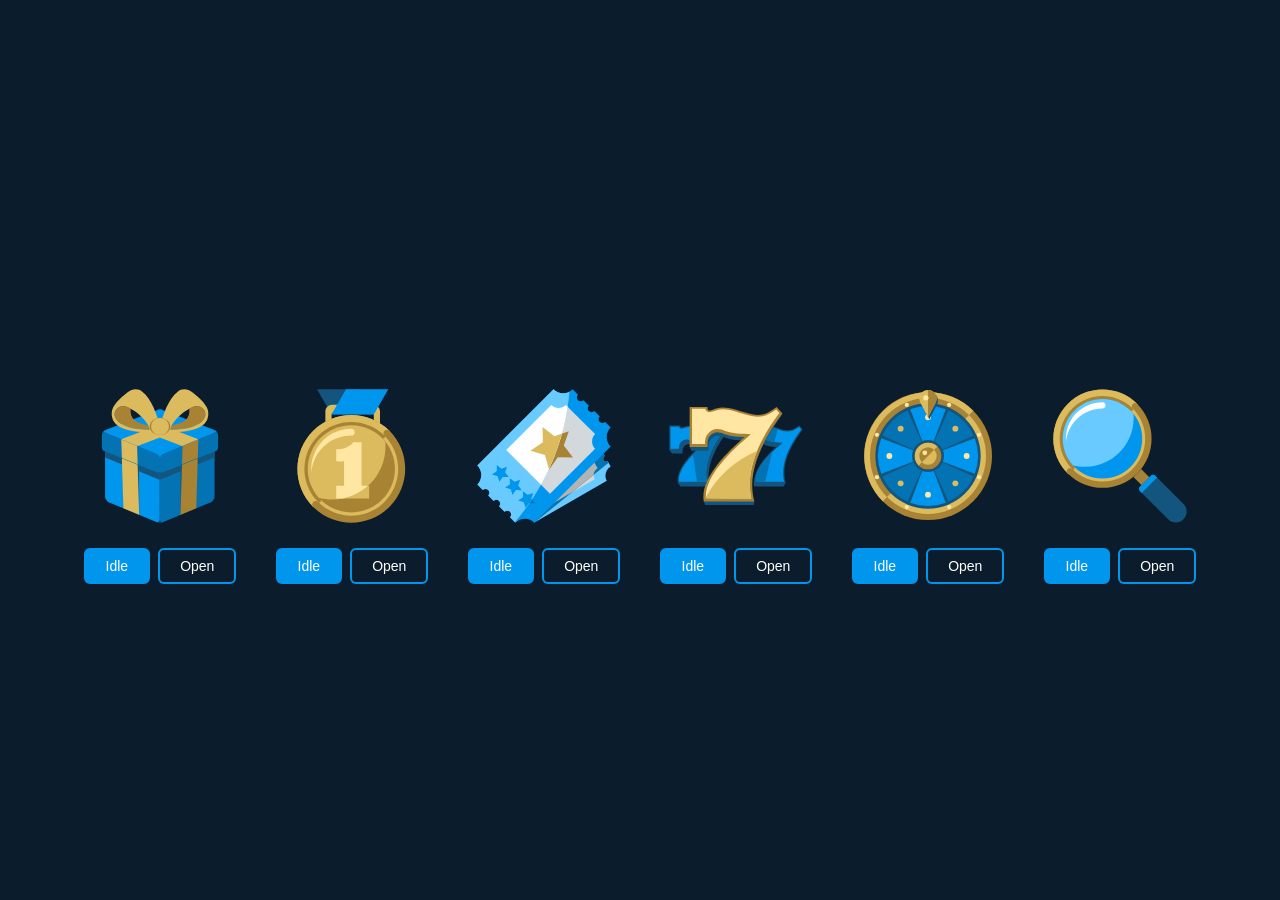
<file: icons-animation.html>
<!DOCTYPE html>
<html lang="en">
<head>
<meta charset="utf-8">
<title>Prize icons open animation</title>
<meta name="viewport" content="width=device-width, initial-scale=1">
<style>
  body { margin: 0; min-height: 100vh; display: grid; place-items: center; gap: 16px; align-content: center;
         background: #0b1c2c; font-family: system-ui, sans-serif; }
  .stage { display: flex; flex-wrap: wrap; justify-content: center; align-items: flex-end; gap: 32px; }
  .card { display: flex; flex-direction: column; align-items: center; gap: 12px; }
  .icon { width: 160px; max-width: 90vw; height: auto; cursor: pointer; overflow: visible; }
  .icon .sp { transform-box: view-box; transform-origin: 0 0; }  /* sparkles scale around their own position */
  .icon g, .icon path, .icon ellipse, .icon circle { transform-box: fill-box; transform-origin: center; }
  #medal #medRibA, #medal #medRibB { transform-origin: 50% 100%; }  /* ribbon grows upward from the medal */
  .controls { display: flex; gap: 8px; }
  #box #ribL, #box #ribR { transform-origin: 50% 100%; }  /* skew pivots on the ribbon's bottom edge */
  #box #lidRibL, #box #lidRibR { transform-origin: 50% 0%; }  /* lid pieces pivot on their top edge (mirror) */
  button { padding: 8px 20px; border-radius: 6px; border: 2px solid #0096EE; background: transparent; color: #fff; font-size: 14px; cursor: pointer; }
  button[aria-pressed="true"] { background: #0096EE; }
</style>
</head>
<body>

<!-- shared by every icon: the glow gradient and the four-point sparkle (glow + sparkles are added by makeIcon) -->
<svg width="0" height="0" style="position:absolute" aria-hidden="true">
  <defs>
    <radialGradient id="glow" cx="50%" cy="50%" r="50%">
      <stop offset="0" stop-color="#FFF2B0" stop-opacity=".95"/>
      <stop offset="1" stop-color="#FFD35A" stop-opacity="0"/>
    </radialGradient>
    <path id="spark" d="M0-6 1.5-1.5 6 0 1.5 1.5 0 6-1.5 1.5-6 0-1.5-1.5Z"/>
  </defs>
</svg>

<div class="stage">
<div class="card">
<!-- viewBox is padded upward so the lid, star and glow have room outside the original 100x100 -->
<svg id="box" class="icon" viewBox="-10 -55 120 165" fill="none" xmlns="http://www.w3.org/2000/svg" aria-label="Prize box">
  <defs>
    <linearGradient id="beam" x1="0" y1="1" x2="0" y2="0">
      <stop offset="0" stop-color="#FFF2B0" stop-opacity=".8"/>
      <stop offset="1" stop-color="#FFF2B0" stop-opacity="0"/>
    </linearGradient>
    <clipPath id="belowRim"><path d="M-10 46.585H8.82L49.86 62.65 90.9 46.585H110V120H-10Z"/></clipPath>
    <clipPath id="opening"><path d="M8.82 46.585 49.86 30.5 90.9 46.585 49.86 62.65Z"/></clipPath>
  </defs>

  <!-- BODY (original paths) -->
  <g id="body" clip-path="url(#belowRim)">
    <path fill-rule="evenodd" clip-rule="evenodd" d="M49.86 62.65V97.415C49.86 99.13 48.66 100.04 47.2 99.43L11.475 84.6C10.015 83.995 8.82001 82.095 8.82001 80.38V46.585L39.805 59.21L47.225 62.07C48.495 62.56 48.585 62.645 49.86 62.65Z" fill="#0096EE"/>
    <path fill-rule="evenodd" clip-rule="evenodd" d="M49.86 62.65V67.755L43.98 65.485L34.275 61.53L34.375 94.105L22.66 89.185L22.555 56.76L8.82001 51.165V46.585L33.745 56.74L34.26 56.95L39.805 59.21L47.225 62.07C48.495 62.56 48.585 62.645 49.86 62.65Z" fill="#13557E"/>
    <path id="ribL" fill-rule="evenodd" clip-rule="evenodd" d="M22.525 89.185L20.965 37.52L32.81 42.385L34.375 94.105L22.525 89.185Z" fill="#DCBB5F"/>
    <path fill-rule="evenodd" clip-rule="evenodd" d="M49.86 62.65V97.415C49.86 99.13 51.055 100.04 52.52 99.43L88.24 84.6C89.705 83.995 90.9 82.095 90.9 80.38V46.585L59.915 59.21L52.495 62.07C51.22 62.56 51.135 62.645 49.86 62.65Z" fill="#0473B4"/>
    <path fill-rule="evenodd" clip-rule="evenodd" d="M49.86 62.65V67.755L55.74 65.485L65.445 61.53L65.345 94.105L77.06 89.185L77.165 56.76L90.9 51.165V46.585L65.975 56.74L65.46 56.95L59.915 59.21L52.495 62.07C51.22 62.56 51.135 62.645 49.86 62.65Z" fill="#13557E"/>
    <path id="ribR" fill-rule="evenodd" clip-rule="evenodd" d="M77.195 89.185L78.755 37.52L66.905 42.385L65.345 94.105L77.195 89.185Z" fill="#A88334"/>
    <path fill-rule="evenodd" clip-rule="evenodd" d="M52.905 99.27C52.175 99.72 51.12 100 49.945 100C49.03 100 48.185 99.83 47.51 99.54C48.83 99.905 49.86 99.01 49.86 97.415C49.86 99.13 51.055 100.04 52.52 99.43L52.905 99.27Z" fill="#13557E"/>
  </g>

  <!-- NEW: box interior (hidden by the lid until it lifts) -->
  <g id="interior" clip-path="url(#opening)">
    <path d="M8.82 46.585 49.86 30.5 90.9 46.585 49.86 62.65Z" fill="#06263F"/>
    <path d="M8.82 46.585 49.86 30.5V52.5L8.82 68.585Z" fill="#0A5C8F"/>
    <path d="M90.9 46.585 49.86 30.5V52.5L90.9 68.585Z" fill="#0B4A74"/>
    <ellipse cx="50" cy="48" rx="34" ry="14" fill="url(#glow)" id="floorGlow" opacity="0"/>
  </g>

  <!-- LID (original paths: side panels, top face, ribbon, bow) -->
  <g id="lid">
    <path fill-rule="evenodd" clip-rule="evenodd" d="M6.375 41.75V34.915C6.375 32.515 7.755 32.095 9.215 32.695L46.855 48.15C49.835 49.375 50 51.46 50 54.41V62.65C48.585 62.65 48.54 62.58 47.225 62.07L39.805 59.21L8.345 46.395C6.315 45.565 6.375 43.85 6.375 41.75Z" fill="#0473B4"/>
    <path fill-rule="evenodd" clip-rule="evenodd" d="M93.625 41.75V34.915C93.625 32.515 92.245 32.095 90.785 32.695L53.145 48.15C50.165 49.375 50 51.46 50 54.41V62.65C51.415 62.65 51.46 62.58 52.775 62.07L60.195 59.21L91.655 46.395C93.685 45.565 93.625 43.85 93.625 41.75Z" fill="#0473B4"/>
    <!-- side ribbon upper halves (the body clips these off at the rim, so they live on the lid;
         cut exactly at the rim line so the lid's bounding box, and its tilt pivot, stay unchanged) -->
    <path id="lidRibL" d="M20.965 37.52L32.81 42.385L33.226 56.14L21.387 51.5Z" fill="#DCBB5F"/>
    <path id="lidRibR" d="M78.755 37.52L66.91 42.385L66.494 56.14L78.333 51.5Z" fill="#A88334"/>
    <path fill-rule="evenodd" clip-rule="evenodd" d="M12.56 29.165L47.65 15.61C48.535 15.27 49.1 15.055 50 15.02C50.9 15.055 51.465 15.27 52.35 15.61L87.44 29.165C90.44 30.325 92.395 30.51 93.335 33.36C92.855 32.36 91.84 32.26 90.785 32.695L53.145 48.15C50.28 49.325 50.015 51.295 50 54.07C49.985 51.295 49.72 49.325 46.855 48.15L9.21498 32.695C8.15998 32.26 7.14498 32.36 6.66498 33.36C7.60498 30.51 9.55998 30.325 12.56 29.165Z" fill="#0096EE"/>
    <path fill-rule="evenodd" clip-rule="evenodd" d="M21.945 37.095L38.66 30.64L49.86 35.24V36.14L33.24 42.56L20.885 37.485C21.22 37.365 21.575 37.24 21.945 37.095Z" fill="#DCBB5F"/>
    <path fill-rule="evenodd" clip-rule="evenodd" d="M77.775 37.095L61.06 30.64L49.86 35.24V36.14L66.475 42.56L78.835 37.485C78.495 37.365 78.145 37.24 77.775 37.095Z" fill="#DCBB5F"/>
    <path fill-rule="evenodd" clip-rule="evenodd" d="M42.475 30.265C35.84 30.17 24.625 29.65 19.085 24.475C16.06 21.65 14.98 18.23 16.985 15.495C20.07 11.295 24.28 12.54 28.05 14.625C27.18 22.705 32.13 25.1 41.335 27.405C41.825 28.36 42.21 29.315 42.475 30.265Z" fill="#A88334"/>
    <path fill-rule="evenodd" clip-rule="evenodd" d="M50 36.14L37 31.975C28.725 31.465 16.805 29.785 14.305 21.795C13.385 18.855 13.65 16.055 14.82 13.57C16.3 10.42 20.71 6.17498 24.12 3.42498C29.345 -0.79002 33.215 -0.835019 36.715 1.76998C43.885 7.10498 47.275 18.815 50 26.855V36.14ZM42.475 30.265C35.84 30.17 24.625 29.65 19.085 24.475C16.06 21.65 14.98 18.23 16.985 15.495C20.68 10.46 25.99 13.245 30.23 15.925C35.77 19.43 41.005 24.995 42.475 30.265Z" fill="#DCBB5F"/>
    <path fill-rule="evenodd" clip-rule="evenodd" d="M57.525 30.265C64.16 30.17 75.375 29.65 80.915 24.475C83.94 21.65 85.02 18.23 83.015 15.495C79.93 11.295 75.72 12.54 71.95 14.625C72.82 22.705 67.87 25.1 58.665 27.405C58.175 28.36 57.79 29.315 57.525 30.265Z" fill="#A88334"/>
    <path fill-rule="evenodd" clip-rule="evenodd" d="M50 36.14L63 31.975C71.275 31.465 83.195 29.785 85.695 21.795C86.615 18.855 86.35 16.055 85.18 13.57C83.7 10.42 79.29 6.17498 75.88 3.42498C70.655 -0.79002 66.785 -0.835019 63.285 1.76998C56.115 7.10498 52.725 18.815 50 26.855V36.14ZM57.525 30.265C64.16 30.17 75.375 29.65 80.915 24.475C83.94 21.65 85.02 18.23 83.015 15.495C79.32 10.46 74.01 13.245 69.77 15.925C64.23 19.43 58.995 24.995 57.525 30.265Z" fill="#DCBB5F"/>
    <path d="M50.45 21.575H49.545C45.5686 21.575 42.345 24.3687 42.345 27.815C42.345 31.2612 45.5686 34.055 49.545 34.055H50.45C54.4265 34.055 57.65 31.2612 57.65 27.815C57.65 24.3687 54.4265 21.575 50.45 21.575Z" fill="#A88334"/>
    <path d="M50.395 21.575H49.605C46.1587 21.575 43.365 24.3687 43.365 27.815C43.365 31.2612 46.1587 34.055 49.605 34.055H50.395C53.8412 34.055 56.635 31.2612 56.635 27.815C56.635 24.3687 53.8412 21.575 50.395 21.575Z" fill="#DCBB5F"/>
  </g>
</svg>
  <div class="controls" data-icon="box">
    <button data-state="idle" aria-pressed="true">Idle</button>
    <button data-state="open" aria-pressed="false">Open</button>
  </div>
</div>

<div class="card">
<!-- MEDAL (Icon_Medal.svg paths; same viewBox/scale as the box so both icons line up) -->
<svg id="medal" class="icon" viewBox="-10 -55 120 165" fill="none" xmlns="http://www.w3.org/2000/svg" aria-label="Medal">
  <defs>
  </defs>
  <g id="medalG">
    <path id="medRibA" fill-rule="evenodd" clip-rule="evenodd" d="M66.38 18.82L55.515 0H23.76L34.625 18.82H66.38Z" fill="#13557E"/>
    <path fill-rule="evenodd" clip-rule="evenodd" d="M35.08 11.53H65.955C68.725 11.53 70.99 13.795 70.99 16.565V25.775C70.99 28.545 68.725 30.81 65.955 30.81H35.08C32.31 30.81 30.045 28.545 30.045 25.775V16.565C30.045 13.795 32.31 11.53 35.08 11.53ZM36.97 16.82H64.065C65.315 16.82 66.34 17.84 66.34 19.09V23.25C66.34 24.5 65.315 25.525 64.065 25.525H36.97C35.72 25.525 34.695 24.5 34.695 23.25V19.09C34.695 17.84 35.72 16.82 36.97 16.82Z" fill="#DCBB5F"/>
    <path id="medRibB" fill-rule="evenodd" clip-rule="evenodd" d="M34.6 18.82L45.465 0H77.22L66.355 18.82H34.6Z" fill="#0096EE"/>
    <path fill-rule="evenodd" clip-rule="evenodd" d="M20.93 31.0201C36.71 15.2401 62.295 15.2401 78.075 31.0201C93.855 46.8001 93.855 72.3851 78.075 88.1651C62.295 103.945 36.71 103.945 20.93 88.1651C5.14997 72.3851 5.14997 46.8001 20.93 31.0201Z" fill="#A88334"/>
    <path fill-rule="evenodd" clip-rule="evenodd" d="M49.5 59.5901L20.93 88.1651C5.14997 72.3851 5.14997 46.8001 20.93 31.0201C36.71 15.2401 62.295 15.2401 78.075 31.0201L49.5 59.5901Z" fill="#DCBB5F"/>
    <path fill-rule="evenodd" clip-rule="evenodd" d="M24.65 34.74C38.375 21.015 60.625 21.015 74.355 34.74C88.08 48.465 88.08 70.72 74.355 84.445C60.625 98.17 38.375 98.17 24.65 84.445C10.92 70.72 10.92 48.465 24.65 34.74Z" fill="#DCBB5F"/>
    <path fill-rule="evenodd" clip-rule="evenodd" d="M49.5 59.59L24.65 84.445C10.92 70.72 10.92 48.465 24.65 34.74C38.375 21.015 60.625 21.015 74.355 34.74L49.5 59.59Z" fill="#A88334"/>
    <path fill-rule="evenodd" clip-rule="evenodd" d="M49.5 26.895C67.56 26.895 82.195 41.535 82.195 59.59C82.195 77.65 67.56 92.29 49.5 92.29C31.445 92.29 16.805 77.65 16.805 59.59C16.805 41.535 31.445 26.895 49.5 26.895Z" fill="#A88334"/>
    <path fill-rule="evenodd" clip-rule="evenodd" d="M49.5 26.895C59.775 26.895 68.94 31.635 74.935 39.05C75.055 40.3 75.115 41.565 75.115 42.85C75.115 64.835 57.295 82.66 35.305 82.66C31.77 82.66 28.345 82.2 25.08 81.335C19.935 75.555 16.805 67.94 16.805 59.59C16.805 41.535 31.445 26.895 49.5 26.895Z" fill="#DCBB5F"/>
    <path fill-rule="evenodd" clip-rule="evenodd" d="M28.245 38.335C34.115 32.465 41.81 29.53 49.5 29.53C50.93 29.53 52.085 30.69 52.085 32.115C52.085 33.545 50.93 34.7 49.5 34.7C41.81 34.7 34.115 37.635 28.245 43.505C23.035 48.72 20.135 55.37 19.555 62.18C18.82 53.645 21.715 44.865 28.245 38.335Z" fill="#FFE6A2"/>
    <path d="M62.885 81.87H43.235C50.38 80.425 56.825 77.07 62.025 72.365H62.885V81.87Z" fill="#DCBB5F"/>
    <path d="M43.235 81.87H38.17V72.35H44.055V53.66C42.98 53.935 41.515 54.08 39.65 54.08C39.06 54.08 38.565 54.045 38.17 53.985V44.855C38.4 44.875 38.655 44.885 38.91 44.885C41.505 44.885 43.91 44.375 46.135 43.365C48.385 42.34 50 41.12 50.975 39.71H57.185V72.365H62.025C56.825 77.07 50.38 80.425 43.235 81.87Z" fill="#FFE6A2"/>
    <path fill-rule="evenodd" clip-rule="evenodd" d="M76.215 30.25C77.665 30.25 78.845 31.43 78.845 32.88C78.845 34.33 77.665 35.51 76.215 35.51C74.76 35.51 73.585 34.33 73.585 32.88C73.585 31.43 74.76 30.25 76.215 30.25Z" fill="#A88334"/>
    <path fill-rule="evenodd" clip-rule="evenodd" d="M22.79 83.675C24.24 83.675 25.42 84.855 25.42 86.305C25.42 87.755 24.24 88.935 22.79 88.935C21.335 88.935 20.16 87.755 20.16 86.305C20.16 84.855 21.335 83.675 22.79 83.675Z" fill="#A88334"/>
    <path fill-rule="evenodd" clip-rule="evenodd" d="M73.485 34.38C74.165 34.38 74.71 34.93 74.71 35.605C74.71 36.285 74.165 36.83 73.485 36.83C72.81 36.83 72.26 36.285 72.26 35.605C72.26 34.93 72.81 34.38 73.485 34.38Z" fill="#A88334"/>
    <path fill-rule="evenodd" clip-rule="evenodd" d="M25.515 82.355C26.19 82.355 26.74 82.9 26.74 83.58C26.74 84.255 26.19 84.805 25.515 84.805C24.835 84.805 24.29 84.255 24.29 83.58C24.29 82.9 24.835 82.355 25.515 82.355Z" fill="#A88334"/>
  </g>
</svg>
  <div class="controls" data-icon="medal">
    <button data-state="idle" aria-pressed="true">Idle</button>
    <button data-state="open" aria-pressed="false">Open</button>
  </div>
</div>

<div class="card">
<!-- RAFFLES (Icon_Raffles.svg paths: back ticket = first 4, top ticket = the rest) -->
<svg id="raffles" class="icon" viewBox="-10 -55 120 165" fill="none" xmlns="http://www.w3.org/2000/svg" aria-label="Raffles">
  <defs>
  </defs>
  <g id="ticketBack">
      <path fill-rule="evenodd" clip-rule="evenodd" d="M32.1199 97.0101L29.8799 93.1301C30.9499 92.5151 31.3199 91.1451 30.6999 90.07C30.0799 89 28.7149 88.635 27.6399 89.25L25.3999 85.375C26.4749 84.7551 26.8399 83.3851 26.2199 82.3151C25.6049 81.2451 24.2349 80.8751 23.1599 81.4951L20.9249 77.615C21.9949 77 22.3599 75.6301 21.7399 74.555C21.1249 73.4851 19.7549 73.12 18.6849 73.7351L16.4449 69.8601C20.1949 67.695 21.4749 62.9001 19.3149 59.1501L73.6149 27.8C75.7799 31.545 80.5749 32.83 84.3249 30.67L86.5649 34.545C85.49 35.165 85.1249 36.535 85.7449 37.605C86.3599 38.675 87.7299 39.045 88.8049 38.425L91.0399 42.305C89.9699 42.925 89.6049 44.2901 90.2249 45.3651C90.8399 46.4351 92.2099 46.8001 93.2799 46.1851L95.5199 50.0601C94.4499 50.6801 94.0849 52.05 94.6999 53.12C95.3199 54.19 96.6899 54.56 97.7599 53.94L99.9999 57.82C96.2499 59.9851 94.9649 64.7751 97.1299 68.5251L42.8249 99.8801C40.6649 96.1301 35.8699 94.8451 32.1199 97.0101Z" fill="#69CAFF"/>
      <path fill-rule="evenodd" clip-rule="evenodd" d="M37.8949 54.7601L70.0249 36.2101C71.6849 39.0801 75.3599 40.0651 78.2349 38.4101C82.1749 45.2351 86.1949 52.1951 90.2499 59.2251C87.3749 60.8851 86.3949 64.5601 88.0499 67.4351L55.9249 85.9851L37.8949 54.7601Z" fill="#D3D8DD"/>
      <path fill-rule="evenodd" clip-rule="evenodd" d="M32.1199 97.0101L29.8799 93.1301C30.9549 92.5151 31.3199 91.1451 30.6999 90.07C30.0799 89 28.7099 88.635 27.6399 89.25L25.3999 85.375C26.4749 84.7551 26.8399 83.3851 26.2199 82.3151C25.6049 81.2451 24.2349 80.8751 23.1649 81.4951L20.9249 77.615C21.9949 77 22.3599 75.6301 21.7449 74.555C21.1249 73.4851 19.7549 73.12 18.6849 73.7351L16.4449 69.8601C20.1899 67.695 21.4799 62.9001 19.3149 59.1501L73.6149 27.8C75.7799 31.545 80.5749 32.83 84.3249 30.67L86.5649 34.545C85.49 35.165 85.1249 36.535 85.7449 37.605C86.365 38.675 87.7299 39.045 88.8049 38.425L91.0449 42.305C89.9699 42.925 89.6049 44.2901 90.2249 45.3651C90.8399 46.4351 92.2099 46.8001 93.2799 46.1851L95.5199 50.0601C94.4499 50.6801 94.0849 52.05 94.6999 53.12C95.3199 54.19 96.6899 54.56 97.7599 53.94L98.4249 55.09L43.1349 99.7L42.8299 99.8801C40.6649 96.1301 35.8699 94.8451 32.1199 97.0101Z" fill="#0473B4"/>
      <path fill-rule="evenodd" clip-rule="evenodd" d="M37.8949 54.7601L70.0249 36.2101C71.6849 39.0801 75.3599 40.0651 78.2349 38.4051C82.1749 45.2351 86.1949 52.1951 90.2499 59.2251C88.4249 60.2801 87.3649 62.1451 87.2549 64.1051L70.7449 77.4251L55.9249 85.9801L37.8949 54.7601Z" fill="#B3B3B3"/>
  </g>
  <g id="ticketTop">
      <path fill-rule="evenodd" clip-rule="evenodd" d="M28.57 100L24.49 95.92C25.615 94.79 25.615 92.965 24.49 91.835C23.36 90.71 21.535 90.71 20.41 91.835L16.325 87.755C17.455 86.63 17.455 84.8 16.325 83.675C15.2 82.545 13.37 82.545 12.245 83.675L8.165 79.595C9.29 78.465 9.29 76.64 8.165 75.51C7.035 74.385 5.21 74.385 4.08 75.51L0 71.43C3.945 67.485 3.945 61.09 0 57.145L57.145 0C61.09 3.945 67.485 3.945 71.43 0L75.51 4.08C74.38 5.21 74.385 7.035 75.51 8.165C76.64 9.29 78.465 9.29 79.59 8.165L83.675 12.245C82.545 13.375 82.545 15.2 83.675 16.325C84.8 17.455 86.625 17.455 87.755 16.325L91.835 20.41C90.71 21.535 90.71 23.365 91.835 24.49C92.965 25.62 94.79 25.62 95.92 24.49L100 28.57C96.055 32.515 96.055 38.91 100 42.855L42.855 100C38.91 96.055 32.515 96.055 28.57 100Z" fill="#0096EE"/>
      <path fill-rule="evenodd" clip-rule="evenodd" d="M21.665 45.475L55.475 11.67C58.5 14.69 63.405 14.69 66.43 11.67C73.615 18.85 80.94 26.18 88.33 33.57C85.31 36.595 85.31 41.5 88.33 44.525L54.525 78.335L21.665 45.475Z" fill="#D3D8DD"/>
      <path fill-rule="evenodd" clip-rule="evenodd" d="M68.6051 31.395L64.8501 42.1L71.7301 51.125L60.3851 50.86L53.9301 60.195L50.6751 49.325L39.8051 46.07L49.1401 39.615L48.8751 28.27L57.9001 35.15L68.6051 31.395Z" fill="#A88334"/>
      <path fill-rule="evenodd" clip-rule="evenodd" d="M22.325 58.0449L20.845 62.2699L23.56 65.8249L19.085 65.7199L16.54 69.3999L15.255 65.1149L10.97 63.8299L14.65 61.2849L14.545 56.8149L18.105 59.5249L22.325 58.0449Z" fill="#0096EE"/>
      <path fill-rule="evenodd" clip-rule="evenodd" d="M32.145 67.855L30.665 72.075L33.38 75.635L28.905 75.53L26.36 79.21L25.075 74.925L20.79 73.64L24.47 71.095L24.365 66.62L27.925 69.335L32.145 67.855Z" fill="#0096EE"/>
      <path fill-rule="evenodd" clip-rule="evenodd" d="M41.965 77.6699L40.48 81.8949L43.195 85.4499L38.72 85.3499L36.175 89.0299L34.89 84.7399L30.605 83.4599L34.285 80.9149L34.18 76.4399L37.74 79.1549L41.965 77.6699Z" fill="#0473B4"/>
      <path fill-rule="evenodd" clip-rule="evenodd" d="M28.18 99.61L24.49 95.92C25.615 94.79 25.615 92.965 24.49 91.835C23.36 90.71 21.535 90.71 20.41 91.835L16.325 87.755C17.455 86.63 17.455 84.8 16.325 83.675C15.2 82.545 13.37 82.545 12.245 83.675L8.165 79.595C9.29 78.465 9.29 76.64 8.165 75.51C7.035 74.385 5.21 74.385 4.08 75.51L0 71.43C3.945 67.485 3.945 61.09 0 57.145L57.14 0C60.38 3.24 65.27 3.815 69.095 1.74C65.955 38.945 51.08 72.805 28.18 99.61Z" fill="#69CAFF"/>
      <path fill-rule="evenodd" clip-rule="evenodd" d="M21.665 45.475L55.475 11.67C58.5 14.69 63.405 14.69 66.43 11.67L67.78 13.02C64.62 33.995 57.7 53.735 47.735 71.545L21.665 45.475Z" fill="white"/>
      <path fill-rule="evenodd" clip-rule="evenodd" d="M53.7801 59.695L50.6751 49.325L39.8051 46.07L49.1401 39.615L48.8751 28.265L57.8951 35.15L63.4901 33.185C60.9601 42.35 57.7051 51.205 53.7801 59.695Z" fill="#DCBB5F"/>
      <path fill-rule="evenodd" clip-rule="evenodd" d="M22.325 58.0449L20.845 62.2649L23.56 65.8249L19.085 65.7199L16.54 69.3999L15.255 65.1149L10.97 63.8299L14.65 61.2849L14.545 56.8149L18.105 59.5249L22.325 58.0449Z" fill="#0096EE"/>
      <path fill-rule="evenodd" clip-rule="evenodd" d="M32.145 67.855L30.665 72.08L33.375 75.635L28.905 75.53L26.36 79.21L25.075 74.925L20.79 73.64L24.47 71.095L24.365 66.625L27.925 69.335L32.145 67.855Z" fill="#0096EE"/>
      <path fill-rule="evenodd" clip-rule="evenodd" d="M41.965 77.6699L40.48 81.8949L41.01 82.5849C40.395 83.5149 39.77 84.4399 39.135 85.3549L38.72 85.3449L36.175 89.0249L34.89 84.7399L30.605 83.4549L34.285 80.9099L34.185 76.4399L37.74 79.1549L41.965 77.6699Z" fill="#0096EE"/>
  </g>
</svg>
  <div class="controls" data-icon="raffles">
    <button data-state="idle" aria-pressed="true">Idle</button>
    <button data-state="open" aria-pressed="false">Open</button>
  </div>
</div>
<div class="card">
<!-- 777 (Icon_777.svg paths: blue left/right sevens, yellow centre seven; the small shadow bits are
     split so each rides with the seven it belongs to) -->
<svg id="s777" class="icon" viewBox="-10 -55 120 165" fill="none" xmlns="http://www.w3.org/2000/svg" aria-label="777">
  <defs>
  </defs>
  <g id="sevenL">
      <path fill-rule="evenodd" clip-rule="evenodd" d="M2.12 48.06H9.95C10.015 46.215 9.68 44.5949 10.945 43.0299C12.955 40.5499 14.815 40.9999 17.67 42.1349C20.555 43.2799 23.415 43.2149 26.195 43.4199C18.065 50.6499 6.63 62.5649 8.295 72.8499L19.82 72.91C22.9 72.925 25.98 72.94 29.06 72.915C29.515 72.915 29.975 72.91 30.43 72.9C26.77 59 34.345 44.2999 42.67 32.7249C41.835 31.7149 41.005 30.7 40.145 29.7C35.305 33.495 32.705 34.38 26.47 32.31C23.27 31.25 19.745 29.8699 16.365 29.9349C14.85 29.9649 13.525 30.4749 12.46 30.8549C10.34 31.6049 9.94 31.585 9.965 29.795H2.12C2.12 35.885 2.12 41.97 2.12 48.06Z" fill="#13557E"/>
      <path fill-rule="evenodd" clip-rule="evenodd" d="M8.29501 72.85L10.215 70.705L7.66001 68.47L6.45001 70.22L8.29501 72.85Z" fill="#13557E"/>
      <path fill-rule="evenodd" clip-rule="evenodd" d="M0.33 44.775L0 45.43L2.12 48.06L4.64 46.87L4.895 44.25L0.33 44.775Z" fill="#13557E"/>
      <path fill-rule="evenodd" clip-rule="evenodd" d="M0 45.4299H8.175C8.24 43.5849 7.89 41.9649 9.215 40.3999C11.31 37.9149 13.255 38.3699 16.235 39.5049C19.25 40.6449 22.235 40.5799 25.14 40.7899C16.65 48.0199 4.705 59.9349 6.45 70.2199L18.485 70.2749C21.7 70.2899 24.915 70.31 28.13 70.285C28.61 70.2799 29.085 70.2749 29.56 70.2699C25.74 56.3649 33.655 41.6649 42.345 30.0949C41.47 29.0849 40.605 28.0649 39.71 27.0699C34.655 30.8599 31.935 31.7499 25.43 29.6799C22.09 28.6199 18.405 27.2399 14.875 27.3049C13.29 27.3349 11.91 27.8449 10.8 28.2199C8.58 28.9749 8.165 28.9549 8.19 27.1649H0C0 33.2549 0 39.3399 0 45.4299Z" fill="#13557E"/>
      <path fill-rule="evenodd" clip-rule="evenodd" d="M39.58 28.305C34.56 31.94 31.46 32.56 25.15 30.555C21.93 29.53 18.305 28.16 14.895 28.225C13.54 28.25 12.355 28.665 11.095 29.095C9.15998 29.75 7.63498 30.045 7.32498 28.085H0.919983C0.919983 33.56 0.919983 39.035 0.919983 44.51H7.26998C7.27498 42.785 7.19998 41.355 8.51498 39.805C10.96 36.905 13.375 37.435 16.565 38.645C19.385 39.715 22.255 39.66 25.205 39.875L27.445 40.03L25.74 41.49C18.795 47.4 6.25498 59.21 7.25498 69.305L18.485 69.36C21.7 69.375 24.915 69.39 28.125 69.365C28.21 69.365 28.3 69.365 28.385 69.365C25.185 55.44 33.065 41.055 41.17 30.135C40.64 29.525 40.115 28.915 39.58 28.305Z" fill="#0096EE"/>
      <path fill-rule="evenodd" clip-rule="evenodd" d="M17.695 49.0251L20.745 69.3701C23.205 69.3801 25.665 69.3851 28.125 69.3651C28.215 69.3651 28.3 69.3651 28.385 69.3651C25.185 55.4401 33.065 41.0551 41.17 30.1351C40.64 29.5251 40.115 28.9151 39.58 28.3051C34.56 31.9401 31.46 32.5601 25.15 30.5551C23.89 30.1551 22.565 29.7001 21.215 29.3001C20.49 29.4051 19.635 29.5401 18.33 29.5651C18.185 29.5701 18.04 29.5751 17.9 29.5851L16.425 38.5901L16.565 38.6451C19.385 39.7151 22.255 39.6601 25.205 39.8701L27.445 40.0301L25.74 41.4901C23.44 43.4451 20.53 46.0501 17.695 49.0251Z" fill="#0473B4"/>
  </g>
  <g id="sevenR">
      <path fill-rule="evenodd" clip-rule="evenodd" d="M82.32 69.815L85.64 72.9L87.215 70.27L84.85 66.875L82.32 69.815Z" fill="#13557E"/>
      <path fill-rule="evenodd" clip-rule="evenodd" d="M57.33 48.06H65.155C65.22 46.215 64.89 44.5949 66.155 43.0299C68.165 40.5499 70.025 40.9999 72.88 42.1349C75.76 43.2799 78.62 43.2149 81.405 43.4199C73.275 50.6499 61.84 62.5649 63.505 72.8499L75.03 72.91C78.11 72.925 81.19 72.94 84.27 72.915C84.725 72.915 85.18 72.91 85.64 72.9C81.98 59 89.555 44.2999 97.88 32.7249C97.04 31.7149 96.215 30.7 95.355 29.7C90.515 33.495 87.91 34.38 81.68 32.31C78.48 31.25 74.955 29.8699 71.575 29.9349C70.055 29.9649 68.735 30.4749 67.67 30.8549C65.545 31.6049 65.15 31.585 65.17 29.795H57.33C57.33 35.885 57.33 41.97 57.33 48.06Z" fill="#13557E"/>
      <path fill-rule="evenodd" clip-rule="evenodd" d="M57.655 45.4299H65.83C65.895 43.5849 65.545 41.9649 66.87 40.3999C68.965 37.9149 70.91 38.3699 73.89 39.5049C76.905 40.6449 79.89 40.5799 82.795 40.7899C74.305 48.0199 62.36 59.9349 64.105 70.2199L76.14 70.2749C79.355 70.2899 82.57 70.31 85.785 70.285C86.265 70.2799 86.74 70.2749 87.215 70.2699C83.395 56.3649 91.31 41.6649 100 30.0949C99.125 29.0849 98.26 28.0649 97.365 27.0699C92.31 30.8599 89.59 31.7499 83.085 29.6799C79.745 28.6199 76.06 27.2399 72.53 27.3049C70.945 27.3349 69.565 27.8449 68.455 28.2199C66.235 28.9749 65.82 28.9549 65.845 27.1649H57.655C57.655 33.2549 57.655 39.3399 57.655 45.4299Z" fill="#13557E"/>
      <path fill-rule="evenodd" clip-rule="evenodd" d="M97.235 28.31C92.215 31.94 89.115 32.56 82.805 30.555C79.585 29.535 75.96 28.16 72.55 28.225C71.195 28.25 70.01 28.665 68.75 29.095C66.815 29.75 65.29 30.045 64.98 28.085H58.575C58.575 33.56 58.575 39.035 58.575 44.51H64.925C64.925 42.78 64.855 41.355 66.17 39.805C68.615 36.905 71.03 37.43 74.22 38.64C77.04 39.715 79.91 39.66 82.86 39.87L85.105 40.03L83.395 41.49C76.45 47.4 63.91 59.21 64.91 69.3L76.14 69.355C79.355 69.37 82.565 69.39 85.78 69.365C85.865 69.365 85.955 69.365 86.04 69.365C82.84 55.44 90.72 41.055 98.82 30.135C98.295 29.525 97.77 28.915 97.235 28.31Z" fill="#0096EE"/>
      <path fill-rule="evenodd" clip-rule="evenodd" d="M78.86 39.615L81.105 30.005C78.34 29.1 75.37 28.17 72.55 28.225C71.195 28.25 70.01 28.665 68.75 29.095C66.815 29.75 65.29 30.045 64.98 28.085H58.575C58.575 33.56 58.575 39.035 58.575 44.51H64.925C64.925 42.78 64.855 41.355 66.17 39.805C68.615 36.905 71.03 37.43 74.22 38.64C75.75 39.225 77.295 39.475 78.86 39.615ZM77.075 47.265C70.775 53.52 64.175 61.875 64.91 69.3L71.925 69.335L77.075 47.265Z" fill="#0473B4"/>
  </g>
  <g id="sevenC">
      <path fill-rule="evenodd" clip-rule="evenodd" d="M29.55 82.585L25.81 84.065L26.835 86.695L29.85 84.67L29.55 82.585ZM60.05 82.625L63.785 84.15L63.2 86.78L59.91 86.005L60.05 82.625ZM79.89 19.35L83.31 20.775L84.785 18.145L79.89 19.35Z" fill="#13557E"/>
      <path fill-rule="evenodd" clip-rule="evenodd" d="M16.69 45.9701H29.55C29.655 42.9351 29.105 40.2751 31.19 37.7051C34.485 33.6251 37.545 34.3701 42.235 36.2301C46.975 38.1101 51.67 38.0051 56.245 38.3451C42.885 50.2251 24.095 69.7951 26.835 86.6951L45.77 86.7901C50.825 86.8201 55.89 86.8451 60.95 86.8051C61.7 86.8001 62.45 86.7901 63.2 86.7801C57.185 63.9401 69.635 39.7851 83.31 20.7751C81.935 19.1151 80.57 17.4451 79.165 15.8051C71.21 22.0351 66.935 23.4901 56.695 20.0901C51.44 18.3501 45.65 16.0851 40.095 16.1901C37.6 16.2401 35.43 17.0801 33.68 17.7001C30.19 18.9351 29.535 18.9001 29.575 15.9651H16.69C16.69 25.9651 16.69 35.9651 16.69 45.9701Z" fill="#13557E"/>
      <path fill-rule="evenodd" clip-rule="evenodd" d="M15.215 43.335L16.69 45.97L20 44.46L19.94 39.725L15.215 43.335Z" fill="#13557E"/>
      <path fill-rule="evenodd" clip-rule="evenodd" d="M15.215 43.34H28.645C28.755 40.305 28.18 37.645 30.355 35.07C33.8 30.995 36.99 31.74 41.89 33.6C46.84 35.48 51.745 35.375 56.52 35.715C42.57 47.595 22.95 67.165 25.81 84.065L45.58 84.16C50.865 84.1851 56.15 84.215 61.435 84.175C62.22 84.1701 63 84.16 63.785 84.15C57.505 61.305 70.505 37.155 84.785 18.145C83.35 16.485 81.925 14.81 80.46 13.17C72.15 19.405 67.685 20.86 56.995 17.46C51.505 15.715 45.455 13.455 39.655 13.56C37.05 13.61 34.785 14.445 32.955 15.065C29.315 16.3 28.63 16.265 28.67 13.33H15.215C15.215 23.335 15.215 33.335 15.215 43.335V43.34Z" fill="#A88334"/>
      <path fill-rule="evenodd" clip-rule="evenodd" d="M27.415 81.75L45.59 81.84C50.87 81.865 56.145 81.895 61.42 81.855C61.435 81.855 61.45 81.855 61.465 81.855C56.425 59.08 69.21 35.625 82.455 17.725C81.705 16.855 80.955 15.985 80.195 15.125C72 21 66.805 21.99 56.44 18.695C51.19 17.03 45.25 14.78 39.69 14.88C37.505 14.92 35.58 15.6 33.54 16.29C30.265 17.4 27.625 17.815 26.99 14.65H17.035C17.035 23.44 17.035 32.23 17.035 41.015H26.85C26.855 38.235 26.82 35.935 28.965 33.395C33.085 28.52 37.17 29.36 42.535 31.395C47.135 33.145 51.835 33.055 56.65 33.395L61.09 33.715L57.7 36.6C50.04 43.125 42.335 50.48 36.325 58.59C31.62 64.94 26.73 73.495 27.415 81.75Z" fill="#FFE6A2"/>
      <path fill-rule="evenodd" clip-rule="evenodd" d="M27.415 81.7501L45.59 81.84C50.87 81.8651 56.145 81.8951 61.42 81.8551C61.435 81.8551 61.45 81.8551 61.465 81.8551C58.82 69.8901 61.09 57.7401 65.765 46.3051C49.345 53.1301 35.785 65.4401 27.365 80.9451C27.38 81.2151 27.395 81.4851 27.415 81.7501Z" fill="#DCBB5F"/>
  </g>
</svg>
  <div class="controls" data-icon="s777">
    <button data-state="idle" aria-pressed="true">Idle</button>
    <button data-state="open" aria-pressed="false">Open</button>
  </div>
</div>
<div class="card">
<!-- WHEEL (Icon_Wheel.svg; the #wheel group is the blue spinning section) -->
<svg id="wheelIcon" class="icon" viewBox="-10 -55 120 165" fill="none" xmlns="http://www.w3.org/2000/svg" aria-label="Wheel">
  <defs>
  </defs>
  <g id="wheelAll">
  <g id="rim">
    <circle cx="50" cy="50" r="48" fill="#A88334"/>
    <path d="M83.94 16.06A48 48 0 0 0 16.06 83.94Z" fill="#DCBB5F"/>
    <circle cx="50" cy="50" r="43.5" fill="#DCBB5F"/>
    <path d="M80.76 19.24A43.5 43.5 0 0 0 19.24 80.76Z" fill="#A88334"/>
    <circle cx="50" cy="50" r="39.5" fill="#13557E"/>
  </g>
  <g id="wheel">
      <path d="M50.00 50.00L36.68 14.94A37.5 37.5 0 0 1 63.32 14.94Z" fill="#0096EE"/>
      <path d="M50.00 50.00L65.37 15.80A37.5 37.5 0 0 1 84.20 34.63Z" fill="#0473B4"/>
      <path d="M50.00 50.00L85.06 36.68A37.5 37.5 0 0 1 85.06 63.32Z" fill="#0096EE"/>
      <path d="M50.00 50.00L84.20 65.37A37.5 37.5 0 0 1 65.37 84.20Z" fill="#0473B4"/>
      <path d="M50.00 50.00L63.32 85.06A37.5 37.5 0 0 1 36.68 85.06Z" fill="#0096EE"/>
      <path d="M50.00 50.00L34.63 84.20A37.5 37.5 0 0 1 15.80 65.37Z" fill="#0473B4"/>
      <path d="M50.00 50.00L14.94 63.32A37.5 37.5 0 0 1 14.94 36.68Z" fill="#0096EE"/>
      <path d="M50.00 50.00L15.80 34.63A37.5 37.5 0 0 1 34.63 15.80Z" fill="#0473B4"/>
      <circle cx="50.00" cy="21.00" r="2.2" fill="#FFE6A2"/>
      <circle cx="70.51" cy="29.49" r="2.2" fill="#DCBB5F"/>
      <circle cx="79.00" cy="50.00" r="2.2" fill="#FFE6A2"/>
      <circle cx="70.51" cy="70.51" r="2.2" fill="#DCBB5F"/>
      <circle cx="50.00" cy="79.00" r="2.2" fill="#FFE6A2"/>
      <circle cx="29.49" cy="70.51" r="2.2" fill="#DCBB5F"/>
      <circle cx="21.00" cy="50.00" r="2.2" fill="#FFE6A2"/>
      <circle cx="29.49" cy="29.49" r="2.2" fill="#DCBB5F"/>
  </g>
  <g id="pegs">
    <circle cx="34.12" cy="11.66" r="1.6" fill="#FFE6A2"/>
    <circle cx="65.88" cy="11.66" r="1.6" fill="#FFE6A2"/>
    <circle cx="88.34" cy="34.12" r="1.6" fill="#FFE6A2"/>
    <circle cx="88.34" cy="65.88" r="1.6" fill="#FFE6A2"/>
    <circle cx="65.88" cy="88.34" r="1.6" fill="#FFE6A2"/>
    <circle cx="34.12" cy="88.34" r="1.6" fill="#FFE6A2"/>
    <circle cx="11.66" cy="65.88" r="1.6" fill="#FFE6A2"/>
    <circle cx="11.66" cy="34.12" r="1.6" fill="#FFE6A2"/>
  </g>
  <g id="hub">
    <circle cx="50" cy="50" r="12" fill="#13557E"/>
    <circle cx="50" cy="50" r="10" fill="#A88334"/>
    <path d="M57.07 42.93A10 10 0 0 0 42.93 57.07Z" fill="#DCBB5F"/>
    <circle cx="50" cy="50" r="6.5" fill="#DCBB5F"/>
    <path d="M54.60 45.40A6.5 6.5 0 0 0 45.40 54.60Z" fill="#A88334"/>
    <circle cx="47.6" cy="47.6" r="1.8" fill="#FFE6A2"/>
  </g>
  <g id="pointer">
    <path d="M50 21L44.2 9.9A6.5 6.5 0 1 1 55.8 9.9Z" fill="#13557E" transform="translate(1 1.4)"/>
    <path d="M50 21L44.2 9.9A6.5 6.5 0 1 1 55.8 9.9Z" fill="#DCBB5F"/>
    <path d="M50 21L55.8 9.9A6.5 6.5 0 0 0 50 .5Z" fill="#A88334"/>
    <circle cx="48.4" cy="6.4" r="2" fill="#FFE6A2"/>
  </g>
  </g>
</svg>
  <div class="controls" data-icon="wheelIcon">
    <button data-state="idle" aria-pressed="true">Idle</button>
    <button data-state="open" aria-pressed="false">Open</button>
  </div>
</div>
<div class="card">
<!-- SEARCH (Icon_Search.svg paths + a flare group over the glass) -->
<svg id="searchIcon" class="icon" viewBox="-10 -55 120 165" fill="none" xmlns="http://www.w3.org/2000/svg" aria-label="Search">
  <defs>
    <radialGradient id="flareG" cx="50%" cy="50%" r="50%">
      <stop offset="0" stop-color="#FFFFFF" stop-opacity=".9"/>
      <stop offset="1" stop-color="#FFF2B0" stop-opacity="0"/>
    </radialGradient>
  </defs>
  <g id="searchAll">
    <path fill-rule="evenodd" clip-rule="evenodd" d="M65.0151 72.87L73.0401 64.84C74.0001 63.885 75.5651 63.885 76.5251 64.84L97.6251 85.945C100.79 89.11 100.79 94.29 97.6251 97.455C94.4601 100.62 89.2851 100.62 86.1201 97.455L65.0151 76.35C64.0601 75.395 64.0601 73.825 65.0151 72.87Z" fill="#13557E"/>
    <path fill-rule="evenodd" clip-rule="evenodd" d="M65.0151 72.87L73.0401 64.84C74.0001 63.885 75.5651 63.885 76.5251 64.84L77.8351 66.15L66.3251 77.66L65.0151 76.35C64.0601 75.395 64.0601 73.825 65.0151 72.87Z" fill="#0096EE"/>
    <path fill-rule="evenodd" clip-rule="evenodd" d="M65.85 59.8101L71.965 65.9201L66.095 71.7901L60.02 65.7201C61.025 64.9051 61.995 64.0351 62.93 63.1001C63.98 62.0501 64.955 60.9501 65.85 59.8101Z" fill="#A7833A"/>
    <path d="M62.9288 63.1011C77.3245 48.7056 77.3245 25.3657 62.9288 10.9702C48.5331 -3.42538 25.1931 -3.42538 10.7975 10.9702C-3.59819 25.3657 -3.59819 48.7056 10.7975 63.1011C25.1931 77.4967 48.5331 77.4967 62.9288 63.1011Z" fill="#A88334"/>
    <path fill-rule="evenodd" clip-rule="evenodd" d="M36.865 37.0351L10.795 63.1001C-3.59997 48.7051 -3.59997 25.3651 10.795 10.9701C25.195 -3.42492 48.535 -3.42492 62.93 10.9701L36.865 37.0351Z" fill="#DCBB5F"/>
    <path d="M59.5355 59.708C72.0572 47.1864 72.0572 26.8849 59.5355 14.3633C47.0139 1.84176 26.7123 1.84176 14.1907 14.3633C1.66909 26.8849 1.66909 47.1864 14.1907 59.708C26.7123 72.2295 47.0139 72.2295 59.5355 59.708Z" fill="#DCBB5F"/>
    <path fill-rule="evenodd" clip-rule="evenodd" d="M36.8651 37.0351L14.19 59.7101C1.67005 47.1851 1.67005 26.8851 14.19 14.3651C26.71 1.84006 47.015 1.84006 59.535 14.3651L36.8651 37.0351Z" fill="#A88334"/>
    <path d="M36.865 66.8651C53.3397 66.8651 66.695 53.5097 66.695 37.0351C66.695 20.5604 53.3397 7.20508 36.865 7.20508C20.3904 7.20508 7.03503 20.5604 7.03503 37.0351C7.03503 53.5097 20.3904 66.8651 36.865 66.8651Z" fill="#0096EE"/>
    <path fill-rule="evenodd" clip-rule="evenodd" d="M36.865 7.21008C46.235 7.21008 54.595 11.5301 60.065 18.2951C60.175 19.4351 60.23 20.5901 60.23 21.7601C60.23 41.8201 43.97 58.0801 23.915 58.0801C20.69 58.0801 17.565 57.6601 14.585 56.8701C9.89003 51.6001 7.03503 44.6501 7.03503 37.0351C7.03503 20.5601 20.39 7.21008 36.865 7.21008Z" fill="#69CAFF"/>
    <path d="M61.2301 15.065C62.5556 15.065 63.6301 13.9905 63.6301 12.665C63.6301 11.3395 62.5556 10.265 61.2301 10.265C59.9046 10.265 58.8301 11.3395 58.8301 12.665C58.8301 13.9905 59.9046 15.065 61.2301 15.065Z" fill="#A88334"/>
    <path d="M12.4951 63.805C13.8206 63.805 14.8951 62.7305 14.8951 61.405C14.8951 60.0795 13.8206 59.005 12.4951 59.005C11.1696 59.005 10.0951 60.0795 10.0951 61.405C10.0951 62.7305 11.1696 63.805 12.4951 63.805Z" fill="#A88334"/>
    <path d="M58.745 16.275C59.3636 16.275 59.865 15.7736 59.865 15.155C59.865 14.5365 59.3636 14.035 58.745 14.035C58.1264 14.035 57.625 14.5365 57.625 15.155C57.625 15.7736 58.1264 16.275 58.745 16.275Z" fill="#A88334"/>
    <path d="M14.9801 60.035C15.5987 60.035 16.1001 59.5336 16.1001 58.915C16.1001 58.2965 15.5987 57.795 14.9801 57.795C14.3615 57.795 13.8601 58.2965 13.8601 58.915C13.8601 59.5336 14.3615 60.035 14.9801 60.035Z" fill="#A88334"/>
    <path fill-rule="evenodd" clip-rule="evenodd" d="M17.47 17.645C22.825 12.29 29.845 9.60999 36.865 9.60999C38.165 9.60999 39.22 10.67 39.22 11.97C39.22 13.27 38.165 14.33 36.865 14.33C29.845 14.33 22.825 17.005 17.47 22.36C12.715 27.115 10.075 33.18 9.54004 39.395C8.87504 31.61 11.515 23.6 17.47 17.645Z" fill="white"/>
    <!-- lens flare: three elements in a straight line from the lens centre (36.865,37.035) toward the handle
         (down-right diagonal). Positions are set by the animation; the group origin is the lens centre. -->
    <g transform="translate(36.865 37.035)">
      <circle id="fg3" cx="0" cy="0" r="14" fill="url(#flareG)" opacity="0"/>
      <circle id="fg2" cx="0" cy="0" r="8" stroke="#FFFFFF" stroke-width="1.6" fill="none" stroke-opacity=".9" opacity="0"/>
      <circle id="fg1" cx="0" cy="0" r="4" fill="#FFF6C8" opacity="0"/>
    </g>
  </g>
</svg>
  <div class="controls" data-icon="searchIcon">
    <button data-state="idle" aria-pressed="true">Idle</button>
    <button data-state="open" aria-pressed="false">Open</button>
  </div>
</div>
</div>


<script>
(() => {
  const $ = (id) => document.getElementById(id);
  const SPEED = 2;  // playback rate for every transition (2 = twice as fast, delays included)

  // Glow + sparkles are identical for every icon, so they live here once; only the placement and timing
  // differ and are listed per icon. glow: [cx, cy] of the soft light behind the icon (radius 62),
  // sparks: star positions, delay values are in ms before the effect starts.
  const NS = 'http://www.w3.org/2000/svg';
  const FX = {
    box:        { glow: [50, 50],   sparks: [[18, 2], [84, -4], [6, 24], [96, 22]], sparksBefore: '#lid' },  // plus its own inner floor glow
    medal:      { glow: [49.5, 55], sparks: [[8, 18], [94, 12], [-4, 72], [104, 68]] },
    raffles:    { glow: [50, 52],   sparks: [[6, 10], [96, 6], [-4, 42], [104, 74]] },
    s777:       { glow: [50, 55],   sparks: [[4, 4], [96, 4], [-6, 60], [106, 60]] },
    wheelIcon:  { glow: [50, 50],   sparks: [[4, 6], [96, 6], [-6, 66], [106, 66]], glowDelay: 1500, sparkDelay: 1550 },  // after the spin stops
    searchIcon: { glow: [50, 50],   sparks: [[86, 8], [2, 86], [100, 46], [48, 96]] },
  };
  const el = (name, attrs, parent, before) => {
    const e = document.createElementNS(NS, name);
    for (const k in attrs) e.setAttribute(k, attrs[k]);
    parent.insertBefore(e, before || null);
    return e;
  };

  // Each icon gets its own state, animation list and control buttons.
  // buildOpen(run) registers the icon's own open animations; run() returns a reversible animation.
  // All motion is transform/opacity only, so it stays on the compositor (cheap, no layout/paint cost).
  function makeIcon(svgId, buildOpen) {
    const svg = $(svgId), fx = FX[svgId];
    const controls = document.querySelector(`.controls[data-icon="${svgId}"]`);
    const btns = { idle: controls.querySelector('[data-state="idle"]'), open: controls.querySelector('[data-state="open"]') };
    const all = [];         // animations that get reversed when returning to idle
    const sparkAnims = [];  // one-shot twinkles, not reversed
    const run = (target, frames, opts) => { const a = target.animate(frames, { fill: 'forwards', ...opts }); a.playbackRate = SPEED; all.push(a); return a; };

    // Shared glow (behind the icon) and sparkles (in front, or just before `sparksBefore`)
    const glow = fx.glow && el('ellipse', { cx: fx.glow[0], cy: fx.glow[1], rx: 62, ry: 62, fill: 'url(#glow)', opacity: 0 },
                               svg, svg.querySelector(':scope > :not(defs)'));
    const sparks = fx.sparks.map(([x, y]) => {
      const s = el('use', { href: '#spark', fill: '#FFF6C8' }, svg, fx.sparksBefore && svg.querySelector(fx.sparksBefore));
      s.classList.add('sp');
      s.style.opacity = 0;
      s.dataset.x = x; s.dataset.y = y;
      return s;
    });
    let isOpen = false;

    function setState(open) {
      isOpen = open;
      btns.idle.setAttribute('aria-pressed', String(!open));
      btns.open.setAttribute('aria-pressed', String(open));
    }

    // Idle: play the open animation backwards.
    function idle() {
      if (!isOpen) return;
      setState(false);
      sparkAnims.forEach(a => a.cancel()); sparkAnims.length = 0;
      all.forEach(a => a.reverse());
    }

    function open() {
      if (isOpen) return;
      setState(true);
      all.forEach(a => a.cancel()); all.length = 0;
      sparkAnims.forEach(a => a.cancel()); sparkAnims.length = 0;
      buildOpen(run);
      if (glow) run(glow, [{ opacity: 0, transform: 'scale(.6)' }, { opacity: 1, transform: 'scale(1)' }],
                    { duration: 600, delay: fx.glowDelay ?? 150, easing: 'ease-out' });
      // Sparkles pop and twinkle, staggered
      sparks.forEach((s, i) => {
        const t = `translate(${s.dataset.x}px,${s.dataset.y}px)`;
        const sa = s.animate(
          [{ transform: t + ' scale(0)', opacity: 0 }, { transform: t + ' scale(1.3)', opacity: 1, offset: .5 }, { transform: t + ' scale(0)', opacity: 0 }],
          { fill: 'forwards', duration: 700, delay: (fx.sparkDelay ?? 450) + i * 110 });
        sa.playbackRate = SPEED;
        sparkAnims.push(sa);
      });
    }

    btns.idle.onclick = idle;
    btns.open.onclick = open;
    svg.onclick = () => (isOpen ? idle() : open());
    setState(false);  // start in the idle (closed) state
  }

  // PRIZE BOX
  const floorGlow = $('floorGlow');
  floorGlow.style.opacity = 0;
  makeIcon('box', (run) => {
    // Box: little anticipation squash, then a hop as the lid pops
    run($('body'), [
      { transform: 'scale(1,1)' },
      { transform: 'scale(1.03,.96)', offset: .18 },
      { transform: 'scale(.98,1.03)', offset: .32 },
      { transform: 'scale(1,1)' }
    ], { duration: 700, easing: 'ease-out' });

    // Lid: dip, then lift straight up (no horizontal movement) with a subtle tilt and settle
    run($('lid'), [
      { transform: 'translate(0,0) rotate(0)', easing: 'ease-in' },
      { transform: 'translate(0,2px) rotate(0)', offset: .15, easing: 'cubic-bezier(.2,.8,.3,1)' },
      { transform: 'translate(0,-17px) rotate(-7deg)', offset: .6, easing: 'ease-in-out' },
      { transform: 'translate(0,-15px) rotate(-6deg)' }
    ], { duration: 900 });

    // Side ribbons: tops skew outward as if peeling off the box (bottom stays anchored)
    run($('ribL'), [{ transform: 'skewX(0deg)' }, { transform: 'skewX(4deg)' }],
        { duration: 400, delay: 100, easing: 'ease-out' });
    run($('ribR'), [{ transform: 'skewX(0deg)' }, { transform: 'skewX(-4deg)' }],
        { duration: 400, delay: 100, easing: 'ease-out' });
    // Mirrored on the lid: bottoms of the ribbon pieces skew outward (top stays anchored)
    run($('lidRibL'), [{ transform: 'skewX(0deg)' }, { transform: 'skewX(-10deg)' }],
        { duration: 400, delay: 100, easing: 'ease-out' });
    run($('lidRibR'), [{ transform: 'skewX(0deg)' }, { transform: 'skewX(10deg)' }],
        { duration: 400, delay: 100, easing: 'ease-out' });

    // Interior glow
    run(floorGlow, [{ opacity: 0 }, { opacity: 1 }], { duration: 500, delay: 250 });
  });

  // MEDAL
  makeIcon('medal', (run) => {
    // Grows 10%, ribbon stretches slightly upward, glow fades in
    run($('medalG'), [{ transform: 'scale(1)' }, { transform: 'scale(1.1)' }],
        { duration: 500, easing: 'cubic-bezier(.2,.8,.3,1.2)' });
    [$('medRibA'), $('medRibB')].forEach(r => run(r, [{ transform: 'scaleY(1)' }, { transform: 'scaleY(1.15)' }],
        { duration: 500, delay: 100, easing: 'ease-out' }));
  });

  // RAFFLES
  makeIcon('raffles', (run) => {
    // Top ticket turns slightly counterclockwise and grows a bit more than the back ticket
    run($('ticketTop'), [{ transform: 'rotate(0deg) scale(1)' }, { transform: 'rotate(-6deg) scale(1.08)' }],
        { duration: 500, easing: 'cubic-bezier(.2,.8,.3,1.2)' });
    run($('ticketBack'), [{ transform: 'scale(1)' }, { transform: 'scale(1.07)' }],
        { duration: 500, easing: 'cubic-bezier(.2,.8,.3,1.2)' });
  });

  // 777
  makeIcon('s777', (run) => {
    // Bouncy scale: the curve overshoots past the final size, then settles into it
    const bounce = 'cubic-bezier(.34,1.8,.64,1)';
    run($('sevenC'), [{ transform: 'scale(1)' }, { transform: 'scale(1.12)' }], { duration: 600, easing: bounce });
    [$('sevenL'), $('sevenR')].forEach(g => run(g, [{ transform: 'scale(1)' }, { transform: 'scale(1.07)' }],
        { duration: 600, delay: 60, easing: bounce }));
  });

  // WHEEL
  makeIcon('wheelIcon', (run) => {
    // Blue section spins up fast and eases to a stop (three turns, lands back on a wedge boundary);
    // the glow and sparkles only appear once it has stopped.
    run($('wheelAll'), [{ transform: 'scale(1)' }, { transform: 'scale(1.06)' }],
        { duration: 600, easing: 'cubic-bezier(.2,.8,.3,1.2)' });
    run($('wheel'), [{ transform: 'rotate(0deg)' }, { transform: 'rotate(1080deg)' }],
        { duration: 1600, easing: 'cubic-bezier(.2,.7,.2,1)' });
  });

  // SEARCH
  makeIcon('searchIcon', (run) => {
    run($('searchAll'), [{ transform: 'scale(1)' }, { transform: 'scale(1.1)' }],
        { duration: 600, easing: 'cubic-bezier(.2,.8,.3,1.2)' });
    // Lens flare: three elements sit on a line from the lens centre toward the handle (down-right),
    // small and near, medium, large and far. They fade in, slide in along the line and converge on the lens centre.
    const dir = Math.SQRT1_2;  // unit vector (1,1)/sqrt2 -> the handle direction
    [['fg1', 16], ['fg2', 36], ['fg3', 62]].forEach(([id, dist]) => {
      const p = (dist * dir).toFixed(2);
      run($(id), [
        { opacity: 0, transform: `translate(${p}px,${p}px)` },
        { opacity: 1, offset: .2 },
        { opacity: 1, offset: .75 },
        { opacity: 0, transform: 'translate(0px,0px)' }
      ], { duration: 600, delay: 0, easing: 'ease-in-out' });  // same start and duration as the icon scale-up
    });
  });
})();
</script>
</body>
</html>
</file>
